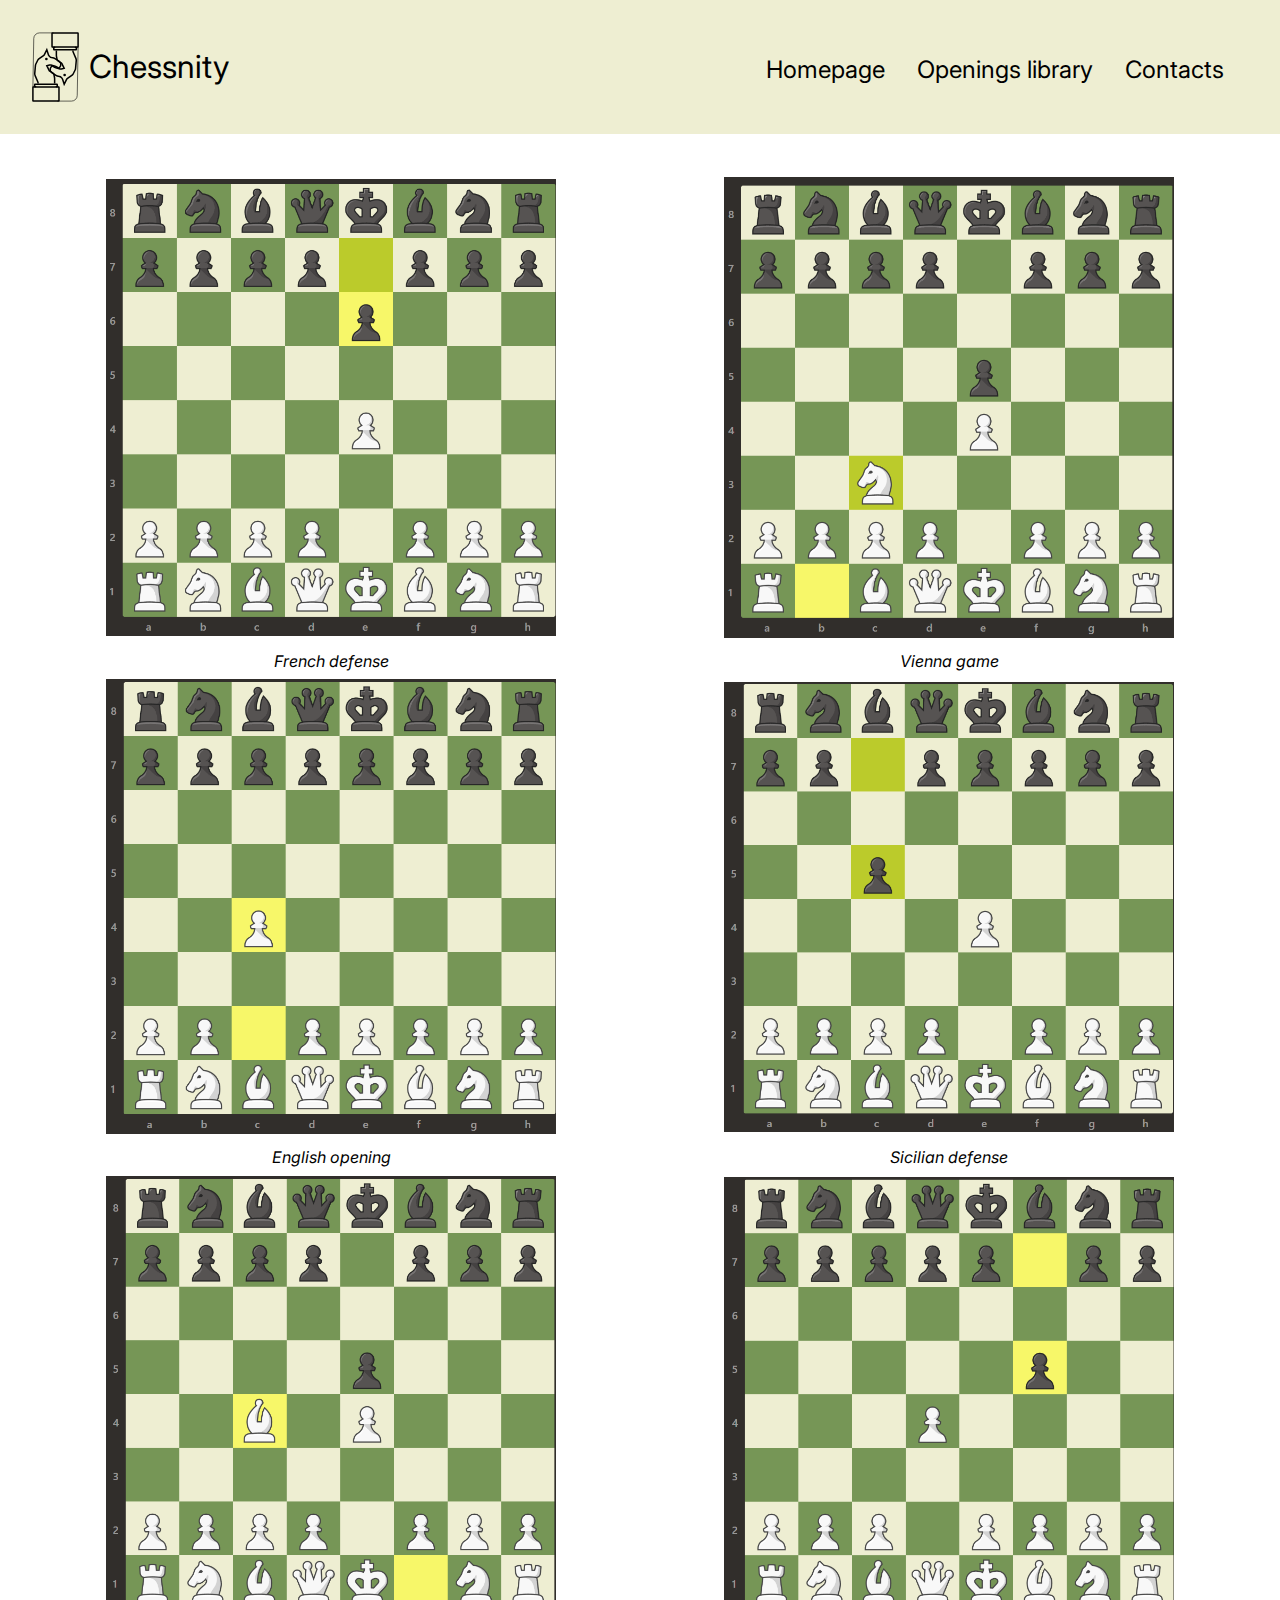
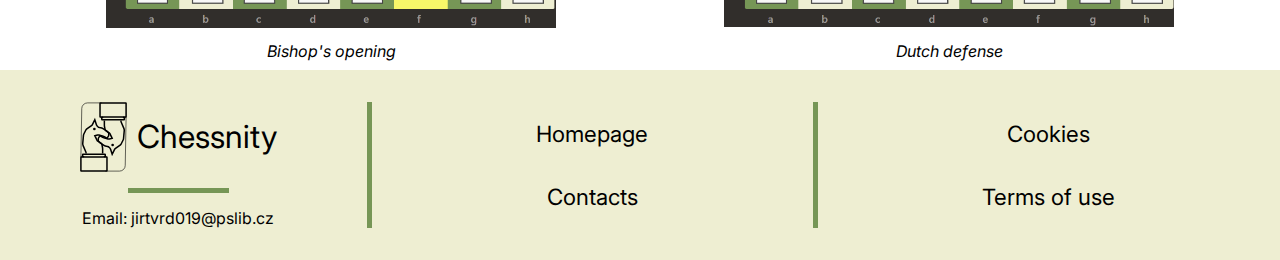
<file: library.html>
<!DOCTYPE html>
<html lang="en">
<head>
    <meta charset="UTF-8">
    <meta name="viewport" content="width=device-width, initial-scale=1.0">
    <link rel="shortcut icon" href="img/favicon.png" type="image/x-icon">
    <link rel="stylesheet" href="css/normalize.min.css">
    <link rel="stylesheet" href="./css/main.css">
    <link rel="stylesheet" href="./css/hamburger.css">
    <script src="./hamburger.js"></script>
    <link rel="preconnect" href="https://fonts.googleapis.com">
    <link rel="preconnect" href="https://fonts.gstatic.com" crossorigin>
    <link href="https://fonts.googleapis.com/css2?family=Inter:wght@300;400;700&display=swap" rel="stylesheet">
    <link rel="stylesheet" href="./lightgallery/css/lg-zoom.css">
	<link rel="stylesheet" href="./lightgallery/css/lightgallery.css">
	<link rel="stylesheet" href="./lightgallery/css/lg-thumbnail.css">
	<link rel="stylesheet" href="./lightgallery/css/lg-autoplay.css">
	<script src="./lightgallery/lightgallery.min.js"></script>
	<script src="./lightgallery/plugins/thumbnail/lg-thumbnail.min.js"></script>
	<script src="./lightgallery/plugins/zoom/lg-zoom.min.js"></script>
	<script src="./lightgallery/plugins/autoplay/lg-autoplay.min.js"></script>
    <title>Chessnity | Library</title>
</head>
<body>
    <header class="header">
        <div class="hamburger-row">
            <a href="./index.html" class="header__odkaz--logo">
                <img src="./img/SVG/LOGO.svg" alt="logo" class="header__odkaz--img">
                <p class="header__odkaz--text">Chessnity</p>
            </a>
            <a href="javascript:void(0)" class="hamburger hamburger-btn hamburger-zone">
                <span></span>
                <span></span>
                <span></span>
            </a>
        </div>
        <span class="high-line desktop-line"></span>
        <nav class="navbar hamburger-nav hamburger-zone">
            <menu class="nav__pages">
                <li class="nav-item">
                    <a class="nav-link" href="./index.html">Homepage</a>
                </li>
                <li class="nav-item">
                    <a class="nav-link" href="./library.html">Openings library</a>
                </li>
                <li class="nav-item">
                    <a class="nav-link" href="#">Contacts</a>
                </li>
            </menu>
        </nav>
    </header>
    <main class="gallery">
        <figure class="picture"><a class="picture__a" href="./img/Openings/French-defense.png"><img class="gallery__img" src="./img/Openings/French-defense.png" alt="French defense"></a><figcaption class="gallery__popisek">French defense</figcaption></figure>
        <figure class="picture"><a class="picture__a" href="./img/Openings/Vienna-game.png"><img class="gallery__img" src="./img/Openings/Vienna-game.png" alt="Vienna game"></a><figcaption class="gallery__popisek">Vienna game</figcaption></figure>
        <figure class="picture"><a class="picture__a" href="./img/Openings/English-opening.png"><img class="gallery__img" src="./img/Openings/English-opening.png" alt="English opening"></a><figcaption class="gallery__popisek">English opening</figcaption></figure>
        <figure class="picture"><a class="picture__a" href="./img/Openings/Sicilian-defense.png"><img class="gallery__img" src="./img/Openings/Sicilian-defense.png" alt="Sicilian defense"></a><figcaption class="gallery__popisek">Sicilian defense</figcaption></figure>
        <figure class="picture"><a class="picture__a" href="./img/Openings/Bishops-opening.png"><img class="gallery__img" src="./img/Openings/Bishops-opening.png" alt="Bishop's opening"></a><figcaption class="gallery__popisek">Bishop's opening</figcaption></figure>
        <figure class="picture"><a class="picture__a" href="./img/Openings/Dutch-defense.png"><img class="gallery__img" src="./img/Openings/Dutch-defense.png" alt="Dutch defense"></a><figcaption class="gallery__popisek">Dutch defense</figcaption></figure>
    </main>
    <footer class="footer">
        <div class="footer__blok--name">
            <a href="./index.html" class="footer__odkaz--logo">
                <img src="./img/SVG/LOGO.svg" alt="logo" class="footer__odkaz--img">
                <p class="footer__odkaz--text">Chessnity</p>
            </a>
            <span class="width-line"></span>
            <a class="footer__email" href="mailto://jirtvrd019@pslib.cz">Email: jirtvrd019@pslib.cz</a>
        </div>
        <div class="footer__blok">
            <span class="high-line desktop-line"></span>
            <div class="footer__blok--menu">
                <a class="footer__menu" href="./index.html">Homepage</a>
                <a class="footer__menu" href="#">Contacts</a>
            </div>
            <span class="high-line"></span>
            <div class="footer__blok--menu">
                <a class="footer__menu" href="#">Cookies</a>
                <a class="footer__menu" href="#">Terms of use</a>
            </div>
        </div>
    </footer>

    <script>
        lightGallery(
            document.querySelector(".gallery"), {
            plugins: [lgZoom, lgThumbnail, lgAutoplay],
            speed: 1000,
            slideShowAutoplay: true,
            slideShowInterval: 2000,
            selector: ".picture > a",
        });
    </script>
</body>
</html>
</file>
<file: css/hamburger.css>
.hamburger {
    --rotate-time: .15s;
    --move-time: .1s;
}

.hamburger {
    width: 60px;
    height: 45px;
    position: relative;
}
  
.hamburger span {
    position: absolute;
    height: 9px;
    width: 100%;
    background: black;
    left: 0;
}

.hamburger span:nth-child(1) { 
    top: 0px; 
}
.hamburger span:nth-child(2) { 
    top: 18px;
    transition: .5s;
}
  
.hamburger span:nth-child(3) { 
    bottom: 0px; 
}


@media screen and (max-width: 768px) { 
    .hamburger.active span {
        transform: translateY(0px);
    }

    .hamburger-nav.active {
        transform: scaleY(1);
    }

    .hamburger.active span:nth-child(1){
        transform: translateY(18px) rotate(45deg);
    }

    .hamburger.active span:nth-child(2){
        transform: translateX(200%);
        transition: .5s;
        overflow: hidden;
    }

    .hamburger.active span:nth-child(3){
        transform: translateY(-18px) rotate(-45deg);
    }
}

@media screen and (min-width: 768px){
    .hamburger-nav{
        transform: none;
        position: absolute;
        top: 40px;
        display: flex;
        justify-content: right;
        margin-right: 2.5em;
    }
}
</file>
<file: lightgallery/css/lg-zoom.css>
.lg-outer.lg-css3.lg-zoom-dragging .lg-item.lg-complete.lg-zoomable .lg-img-wrap,
.lg-outer.lg-css3.lg-zoom-dragging .lg-item.lg-complete.lg-zoomable .lg-image {
  -webkit-transition-duration: 0ms !important;
  transition-duration: 0ms !important;
}

.lg-outer.lg-use-transition-for-zoom .lg-item.lg-complete.lg-zoomable .lg-img-wrap {
  will-change: transform;
  -webkit-transition: -webkit-transform 0.5s cubic-bezier(0.12, 0.415, 0.01, 1.19) 0s;
  -moz-transition: -moz-transform 0.5s cubic-bezier(0.12, 0.415, 0.01, 1.19) 0s;
  -o-transition: -o-transform 0.5s cubic-bezier(0.12, 0.415, 0.01, 1.19) 0s;
  transition: transform 0.5s cubic-bezier(0.12, 0.415, 0.01, 1.19) 0s;
}

.lg-outer.lg-use-transition-for-zoom.lg-zoom-drag-transition .lg-item.lg-complete.lg-zoomable .lg-img-wrap {
  will-change: transform;
  -webkit-transition: -webkit-transform 0.8s cubic-bezier(0, 0, 0.25, 1) 0s;
  -moz-transition: -moz-transform 0.8s cubic-bezier(0, 0, 0.25, 1) 0s;
  -o-transition: -o-transform 0.8s cubic-bezier(0, 0, 0.25, 1) 0s;
  transition: transform 0.8s cubic-bezier(0, 0, 0.25, 1) 0s;
}

.lg-outer .lg-item.lg-complete.lg-zoomable .lg-img-wrap {
  -webkit-transform: translate3d(0, 0, 0);
  transform: translate3d(0, 0, 0);
  -webkit-backface-visibility: hidden;
  -moz-backface-visibility: hidden;
  backface-visibility: hidden;
}

.lg-outer .lg-item.lg-complete.lg-zoomable .lg-image,
.lg-outer .lg-item.lg-complete.lg-zoomable .lg-dummy-img {
  -webkit-transform: scale3d(1, 1, 1);
  transform: scale3d(1, 1, 1);
  will-change: opacity, transform;
  -webkit-transition: -webkit-transform 0.5s cubic-bezier(0.12, 0.415, 0.01, 1.19) 0s, opacity 0.15s !important;
  -moz-transition: -moz-transform 0.5s cubic-bezier(0.12, 0.415, 0.01, 1.19) 0s, opacity 0.15s !important;
  -o-transition: -o-transform 0.5s cubic-bezier(0.12, 0.415, 0.01, 1.19) 0s, opacity 0.15s !important;
  transition: transform 0.5s cubic-bezier(0.12, 0.415, 0.01, 1.19) 0s, opacity 0.15s !important;
  -webkit-transform-origin: 0 0;
  -moz-transform-origin: 0 0;
  -ms-transform-origin: 0 0;
  transform-origin: 0 0;
  -webkit-backface-visibility: hidden;
  -moz-backface-visibility: hidden;
  backface-visibility: hidden;
}

.lg-icon.lg-zoom-in:after {
  content: '\e311';
}

.lg-icon.lg-actual-size {
  font-size: 20px;
}

.lg-icon.lg-actual-size:after {
  content: '\e033';
}

.lg-icon.lg-zoom-out {
  opacity: 0.5;
  pointer-events: none;
}

.lg-icon.lg-zoom-out:after {
  content: '\e312';
}

.lg-zoomed .lg-icon.lg-zoom-out {
  opacity: 1;
  pointer-events: auto;
}

.lg-outer[data-lg-slide-type='video'] .lg-zoom-in,
.lg-outer[data-lg-slide-type='video'] .lg-actual-size,
.lg-outer[data-lg-slide-type='video'] .lg-zoom-out, .lg-outer[data-lg-slide-type='iframe'] .lg-zoom-in,
.lg-outer[data-lg-slide-type='iframe'] .lg-actual-size,
.lg-outer[data-lg-slide-type='iframe'] .lg-zoom-out, .lg-outer.lg-first-slide-loading .lg-zoom-in,
.lg-outer.lg-first-slide-loading .lg-actual-size,
.lg-outer.lg-first-slide-loading .lg-zoom-out {
  opacity: 0.75;
  pointer-events: none;
}
</file>
<file: lightgallery/css/lightgallery.css>
@font-face {
  font-family: 'lg';
  src: url("../fonts/lg.woff2?io9a6k") format("woff2"), url("../fonts/lg.ttf?io9a6k") format("truetype"), url("../fonts/lg.woff?io9a6k") format("woff"), url("../fonts/lg.svg?io9a6k#lg") format("svg");
  font-weight: normal;
  font-style: normal;
  font-display: block;
}

.lg-icon {
  /* use !important to prevent issues with browser extensions that change fonts */
  font-family: 'lg' !important;
  font-style: normal;
  font-weight: normal;
  font-variant: normal;
  text-transform: none;
  line-height: 1;
  /* Better Font Rendering =========== */
  -webkit-font-smoothing: antialiased;
  -moz-osx-font-smoothing: grayscale;
}

.lg-container {
  font-family: system-ui, -apple-system, 'Segoe UI', Roboto, 'Helvetica Neue', Arial, 'Noto Sans', 'Liberation Sans', sans-serif, 'Apple Color Emoji', 'Segoe UI Emoji', 'Segoe UI Symbol', 'Noto Color Emoji';
}

.lg-next,
.lg-prev {
  background-color: rgba(0, 0, 0, 0.45);
  border-radius: 2px;
  color: #999;
  cursor: pointer;
  display: block;
  font-size: 22px;
  margin-top: -10px;
  padding: 8px 10px 9px;
  position: absolute;
  top: 50%;
  z-index: 1080;
  outline: none;
  border: none;
}

.lg-next.disabled,
.lg-prev.disabled {
  opacity: 0 !important;
  cursor: default;
}

.lg-next:hover:not(.disabled),
.lg-prev:hover:not(.disabled) {
  color: #fff;
}

.lg-single-item .lg-next, .lg-single-item
.lg-prev {
  display: none;
}

.lg-next {
  right: 20px;
}

.lg-next:before {
  content: '\e095';
}

.lg-prev {
  left: 20px;
}

.lg-prev:after {
  content: '\e094';
}

@-webkit-keyframes lg-right-end {
  0% {
    left: 0;
  }
  50% {
    left: -30px;
  }
  100% {
    left: 0;
  }
}

@-moz-keyframes lg-right-end {
  0% {
    left: 0;
  }
  50% {
    left: -30px;
  }
  100% {
    left: 0;
  }
}

@-ms-keyframes lg-right-end {
  0% {
    left: 0;
  }
  50% {
    left: -30px;
  }
  100% {
    left: 0;
  }
}

@keyframes lg-right-end {
  0% {
    left: 0;
  }
  50% {
    left: -30px;
  }
  100% {
    left: 0;
  }
}

@-webkit-keyframes lg-left-end {
  0% {
    left: 0;
  }
  50% {
    left: 30px;
  }
  100% {
    left: 0;
  }
}

@-moz-keyframes lg-left-end {
  0% {
    left: 0;
  }
  50% {
    left: 30px;
  }
  100% {
    left: 0;
  }
}

@-ms-keyframes lg-left-end {
  0% {
    left: 0;
  }
  50% {
    left: 30px;
  }
  100% {
    left: 0;
  }
}

@keyframes lg-left-end {
  0% {
    left: 0;
  }
  50% {
    left: 30px;
  }
  100% {
    left: 0;
  }
}

.lg-outer.lg-right-end .lg-object {
  -webkit-animation: lg-right-end 0.3s;
  -o-animation: lg-right-end 0.3s;
  animation: lg-right-end 0.3s;
  position: relative;
}

.lg-outer.lg-left-end .lg-object {
  -webkit-animation: lg-left-end 0.3s;
  -o-animation: lg-left-end 0.3s;
  animation: lg-left-end 0.3s;
  position: relative;
}

.lg-toolbar {
  z-index: 1082;
  left: 0;
  position: absolute;
  top: 0;
  width: 100%;
}

.lg-media-overlap .lg-toolbar {
  background-image: linear-gradient(0deg, rgba(0, 0, 0, 0), rgba(0, 0, 0, 0.4));
}

.lg-toolbar .lg-icon {
  color: #999;
  cursor: pointer;
  float: right;
  font-size: 24px;
  height: 47px;
  line-height: 27px;
  padding: 10px 0;
  text-align: center;
  width: 50px;
  text-decoration: none !important;
  outline: medium none;
  will-change: color;
  -webkit-transition: color 0.2s linear;
  -o-transition: color 0.2s linear;
  transition: color 0.2s linear;
  background: none;
  border: none;
  box-shadow: none;
}

.lg-toolbar .lg-icon.lg-icon-18 {
  font-size: 18px;
}

.lg-toolbar .lg-icon:hover {
  color: #fff;
}

.lg-toolbar .lg-close:after {
  content: '\e070';
}

.lg-toolbar .lg-maximize {
  font-size: 22px;
}

.lg-toolbar .lg-maximize:after {
  content: '\e90a';
}

.lg-toolbar .lg-download:after {
  content: '\e0f2';
}

.lg-sub-html {
  color: #eee;
  font-size: 16px;
  padding: 10px 40px;
  text-align: center;
  z-index: 1080;
  opacity: 0;
  -webkit-transition: opacity 0.2s ease-out 0s;
  -o-transition: opacity 0.2s ease-out 0s;
  transition: opacity 0.2s ease-out 0s;
}

.lg-sub-html h4 {
  margin: 0;
  font-size: 13px;
  font-weight: bold;
}

.lg-sub-html p {
  font-size: 12px;
  margin: 5px 0 0;
}

.lg-sub-html a {
  color: inherit;
}

.lg-sub-html a:hover {
  text-decoration: underline;
}

.lg-media-overlap .lg-sub-html {
  background-image: linear-gradient(180deg, rgba(0, 0, 0, 0), rgba(0, 0, 0, 0.6));
}

.lg-item .lg-sub-html {
  position: absolute;
  bottom: 0;
  right: 0;
  left: 0;
}

.lg-error-msg {
  font-size: 14px;
  color: #999;
}

.lg-counter {
  color: #999;
  display: inline-block;
  font-size: 16px;
  padding-left: 20px;
  padding-top: 12px;
  height: 47px;
  vertical-align: middle;
}

.lg-closing .lg-toolbar,
.lg-closing .lg-prev,
.lg-closing .lg-next,
.lg-closing .lg-sub-html {
  opacity: 0;
  -webkit-transition: -webkit-transform 0.08 cubic-bezier(0, 0, 0.25, 1) 0s, opacity 0.08 cubic-bezier(0, 0, 0.25, 1) 0s, color 0.08 linear;
  -moz-transition: -moz-transform 0.08 cubic-bezier(0, 0, 0.25, 1) 0s, opacity 0.08 cubic-bezier(0, 0, 0.25, 1) 0s, color 0.08 linear;
  -o-transition: -o-transform 0.08 cubic-bezier(0, 0, 0.25, 1) 0s, opacity 0.08 cubic-bezier(0, 0, 0.25, 1) 0s, color 0.08 linear;
  transition: transform 0.08 cubic-bezier(0, 0, 0.25, 1) 0s, opacity 0.08 cubic-bezier(0, 0, 0.25, 1) 0s, color 0.08 linear;
}

body:not(.lg-from-hash) .lg-outer.lg-start-zoom .lg-item:not(.lg-zoomable) .lg-img-wrap,
body:not(.lg-from-hash) .lg-outer.lg-start-zoom .lg-item:not(.lg-zoomable) .lg-video-cont {
  opacity: 0;
  -moz-transform: scale3d(0.5, 0.5, 0.5);
  -o-transform: scale3d(0.5, 0.5, 0.5);
  -ms-transform: scale3d(0.5, 0.5, 0.5);
  -webkit-transform: scale3d(0.5, 0.5, 0.5);
  transform: scale3d(0.5, 0.5, 0.5);
  will-change: transform, opacity;
  -webkit-transition: -webkit-transform 250ms cubic-bezier(0, 0, 0.25, 1) 0s, opacity 250ms cubic-bezier(0, 0, 0.25, 1) !important;
  -moz-transition: -moz-transform 250ms cubic-bezier(0, 0, 0.25, 1) 0s, opacity 250ms cubic-bezier(0, 0, 0.25, 1) !important;
  -o-transition: -o-transform 250ms cubic-bezier(0, 0, 0.25, 1) 0s, opacity 250ms cubic-bezier(0, 0, 0.25, 1) !important;
  transition: transform 250ms cubic-bezier(0, 0, 0.25, 1) 0s, opacity 250ms cubic-bezier(0, 0, 0.25, 1) !important;
}

body:not(.lg-from-hash) .lg-outer.lg-start-zoom .lg-item:not(.lg-zoomable).lg-complete .lg-img-wrap,
body:not(.lg-from-hash) .lg-outer.lg-start-zoom .lg-item:not(.lg-zoomable).lg-complete .lg-video-cont {
  opacity: 1;
  -moz-transform: scale3d(1, 1, 1);
  -o-transform: scale3d(1, 1, 1);
  -ms-transform: scale3d(1, 1, 1);
  -webkit-transform: scale3d(1, 1, 1);
  transform: scale3d(1, 1, 1);
}

.lg-icon:focus-visible {
  color: #fff;
  border-radius: 3px;
  outline: 1px dashed rgba(255, 255, 255, 0.6);
}

.lg-toolbar .lg-icon:focus-visible {
  border-radius: 8px;
  outline-offset: -5px;
}

.lg-group:after {
  content: '';
  display: table;
  clear: both;
}

.lg-container {
  display: none;
  outline: none;
}

.lg-container.lg-show {
  display: block;
}

.lg-on {
  scroll-behavior: unset;
}

.lg-overlay-open {
  overflow: hidden;
}

.lg-toolbar,
.lg-prev,
.lg-next,
.lg-pager-outer,
.lg-hide-sub-html .lg-sub-html {
  opacity: 0;
  will-change: transform, opacity;
  -webkit-transition: -webkit-transform 0.25s cubic-bezier(0, 0, 0.25, 1) 0s, opacity 0.25s cubic-bezier(0, 0, 0.25, 1) 0s;
  -moz-transition: -moz-transform 0.25s cubic-bezier(0, 0, 0.25, 1) 0s, opacity 0.25s cubic-bezier(0, 0, 0.25, 1) 0s;
  -o-transition: -o-transform 0.25s cubic-bezier(0, 0, 0.25, 1) 0s, opacity 0.25s cubic-bezier(0, 0, 0.25, 1) 0s;
  transition: transform 0.25s cubic-bezier(0, 0, 0.25, 1) 0s, opacity 0.25s cubic-bezier(0, 0, 0.25, 1) 0s;
}

.lg-show-in .lg-toolbar,
.lg-show-in .lg-prev,
.lg-show-in .lg-next,
.lg-show-in .lg-pager-outer {
  opacity: 1;
}

.lg-show-in.lg-hide-sub-html .lg-sub-html {
  opacity: 1;
}

.lg-show-in .lg-hide-items .lg-prev {
  opacity: 0;
  -webkit-transform: translate3d(-10px, 0, 0);
  transform: translate3d(-10px, 0, 0);
}

.lg-show-in .lg-hide-items .lg-next {
  opacity: 0;
  -webkit-transform: translate3d(10px, 0, 0);
  transform: translate3d(10px, 0, 0);
}

.lg-show-in .lg-hide-items .lg-toolbar {
  opacity: 0;
  -webkit-transform: translate3d(0, -10px, 0);
  transform: translate3d(0, -10px, 0);
}

.lg-show-in .lg-hide-items.lg-hide-sub-html .lg-sub-html {
  opacity: 0;
  -webkit-transform: translate3d(0, 20px, 0);
  transform: translate3d(0, 20px, 0);
}

.lg-outer {
  width: 100%;
  height: 100%;
  position: fixed;
  top: 0;
  left: 0;
  z-index: 1050;
  text-align: left;
  opacity: 0.001;
  outline: none;
  will-change: auto;
  overflow: hidden;
  -webkit-transition: opacity 0.15s ease 0s;
  -o-transition: opacity 0.15s ease 0s;
  transition: opacity 0.15s ease 0s;
}

.lg-outer * {
  -webkit-box-sizing: border-box;
  -moz-box-sizing: border-box;
  box-sizing: border-box;
}

.lg-outer.lg-zoom-from-image {
  opacity: 1;
}

.lg-outer.lg-visible {
  opacity: 1;
}

.lg-outer.lg-css3 .lg-item:not(.lg-start-end-progress).lg-prev-slide, .lg-outer.lg-css3 .lg-item:not(.lg-start-end-progress).lg-next-slide, .lg-outer.lg-css3 .lg-item:not(.lg-start-end-progress).lg-current {
  -webkit-transition-duration: inherit !important;
  transition-duration: inherit !important;
  -webkit-transition-timing-function: inherit !important;
  transition-timing-function: inherit !important;
}

.lg-outer.lg-css3.lg-dragging .lg-item.lg-prev-slide, .lg-outer.lg-css3.lg-dragging .lg-item.lg-next-slide, .lg-outer.lg-css3.lg-dragging .lg-item.lg-current {
  -webkit-transition-duration: 0s !important;
  transition-duration: 0s !important;
  opacity: 1;
}

.lg-outer.lg-grab img.lg-object {
  cursor: -webkit-grab;
  cursor: -moz-grab;
  cursor: -o-grab;
  cursor: -ms-grab;
  cursor: grab;
}

.lg-outer.lg-grabbing img.lg-object {
  cursor: move;
  cursor: -webkit-grabbing;
  cursor: -moz-grabbing;
  cursor: -o-grabbing;
  cursor: -ms-grabbing;
  cursor: grabbing;
}

.lg-outer .lg-content {
  position: absolute;
  top: 0;
  left: 0;
  right: 0;
  bottom: 0;
}

.lg-outer .lg-inner {
  width: 100%;
  position: absolute;
  left: 0;
  top: 0;
  bottom: 0;
  -webkit-transition: opacity 0s;
  -o-transition: opacity 0s;
  transition: opacity 0s;
  white-space: nowrap;
}

.lg-outer .lg-item {
  display: none !important;
}

.lg-outer .lg-item:not(.lg-start-end-progress) {
  background: url("../images/loading.gif") no-repeat scroll center center transparent;
}

.lg-outer.lg-css3 .lg-prev-slide,
.lg-outer.lg-css3 .lg-current,
.lg-outer.lg-css3 .lg-next-slide {
  display: inline-block !important;
}

.lg-outer.lg-css .lg-current {
  display: inline-block !important;
}

.lg-outer .lg-item,
.lg-outer .lg-img-wrap {
  display: inline-block;
  text-align: center;
  position: absolute;
  width: 100%;
  height: 100%;
}

.lg-outer .lg-item:before,
.lg-outer .lg-img-wrap:before {
  content: '';
  display: inline-block;
  height: 100%;
  vertical-align: middle;
}

.lg-outer .lg-img-wrap {
  position: absolute;
  left: 0;
  right: 0;
  top: 0;
  bottom: 0;
  white-space: nowrap;
  font-size: 0;
}

.lg-outer .lg-item.lg-complete {
  background-image: none;
}

.lg-outer .lg-item.lg-current {
  z-index: 1060;
}

.lg-outer .lg-object {
  display: inline-block;
  vertical-align: middle;
  max-width: 100%;
  max-height: 100%;
  width: auto;
  height: auto;
  position: relative;
}

.lg-outer .lg-empty-html.lg-sub-html,
.lg-outer .lg-empty-html .lg-sub-html {
  display: none;
}

.lg-outer.lg-hide-download .lg-download {
  opacity: 0.75;
  pointer-events: none;
}

.lg-outer .lg-first-slide .lg-dummy-img {
  position: absolute;
  top: 50%;
  left: 50%;
}

.lg-outer.lg-components-open:not(.lg-zoomed) .lg-components {
  -webkit-transform: translate3d(0, 0%, 0);
  transform: translate3d(0, 0%, 0);
  opacity: 1;
}

.lg-outer.lg-components-open:not(.lg-zoomed) .lg-sub-html {
  opacity: 1;
  transition: opacity 0.2s ease-out 0.15s;
}

.lg-backdrop {
  position: fixed;
  top: 0;
  left: 0;
  right: 0;
  bottom: 0;
  z-index: 1040;
  background-color: #000;
  opacity: 0;
  will-change: auto;
  -webkit-transition: opacity 333ms ease-in 0s;
  -o-transition: opacity 333ms ease-in 0s;
  transition: opacity 333ms ease-in 0s;
}

.lg-backdrop.in {
  opacity: 1;
}

.lg-css3.lg-no-trans .lg-prev-slide,
.lg-css3.lg-no-trans .lg-next-slide,
.lg-css3.lg-no-trans .lg-current {
  -webkit-transition: none 0s ease 0s !important;
  -moz-transition: none 0s ease 0s !important;
  -o-transition: none 0s ease 0s !important;
  transition: none 0s ease 0s !important;
}

.lg-css3.lg-use-css3 .lg-item {
  -webkit-backface-visibility: hidden;
  -moz-backface-visibility: hidden;
  backface-visibility: hidden;
}

.lg-css3.lg-fade .lg-item {
  opacity: 0;
}

.lg-css3.lg-fade .lg-item.lg-current {
  opacity: 1;
}

.lg-css3.lg-fade .lg-item.lg-prev-slide, .lg-css3.lg-fade .lg-item.lg-next-slide, .lg-css3.lg-fade .lg-item.lg-current {
  -webkit-transition: opacity 0.1s ease 0s;
  -moz-transition: opacity 0.1s ease 0s;
  -o-transition: opacity 0.1s ease 0s;
  transition: opacity 0.1s ease 0s;
}

.lg-css3.lg-use-css3 .lg-item.lg-start-progress {
  -webkit-transition: -webkit-transform 1s cubic-bezier(0.175, 0.885, 0.32, 1.275) 0s;
  -moz-transition: -moz-transform 1s cubic-bezier(0.175, 0.885, 0.32, 1.275) 0s;
  -o-transition: -o-transform 1s cubic-bezier(0.175, 0.885, 0.32, 1.275) 0s;
  transition: transform 1s cubic-bezier(0.175, 0.885, 0.32, 1.275) 0s;
}

.lg-css3.lg-use-css3 .lg-item.lg-start-end-progress {
  -webkit-transition: -webkit-transform 1s cubic-bezier(0, 0, 0.25, 1) 0s;
  -moz-transition: -moz-transform 1s cubic-bezier(0, 0, 0.25, 1) 0s;
  -o-transition: -o-transform 1s cubic-bezier(0, 0, 0.25, 1) 0s;
  transition: transform 1s cubic-bezier(0, 0, 0.25, 1) 0s;
}

.lg-css3.lg-slide.lg-use-css3 .lg-item {
  opacity: 0;
}

.lg-css3.lg-slide.lg-use-css3 .lg-item.lg-prev-slide {
  -webkit-transform: translate3d(-100%, 0, 0);
  transform: translate3d(-100%, 0, 0);
}

.lg-css3.lg-slide.lg-use-css3 .lg-item.lg-next-slide {
  -webkit-transform: translate3d(100%, 0, 0);
  transform: translate3d(100%, 0, 0);
}

.lg-css3.lg-slide.lg-use-css3 .lg-item.lg-current {
  -webkit-transform: translate3d(0, 0, 0);
  transform: translate3d(0, 0, 0);
  opacity: 1;
}

.lg-css3.lg-slide.lg-use-css3 .lg-item.lg-prev-slide, .lg-css3.lg-slide.lg-use-css3 .lg-item.lg-next-slide, .lg-css3.lg-slide.lg-use-css3 .lg-item.lg-current {
  -webkit-transition: -webkit-transform 1s cubic-bezier(0, 0, 0.25, 1) 0s, opacity 0.1s ease 0s;
  -moz-transition: -moz-transform 1s cubic-bezier(0, 0, 0.25, 1) 0s, opacity 0.1s ease 0s;
  -o-transition: -o-transform 1s cubic-bezier(0, 0, 0.25, 1) 0s, opacity 0.1s ease 0s;
  transition: transform 1s cubic-bezier(0, 0, 0.25, 1) 0s, opacity 0.1s ease 0s;
}

.lg-container {
  display: none;
}

.lg-container.lg-show {
  display: block;
}

.lg-container.lg-dragging-vertical .lg-backdrop {
  -webkit-transition-duration: 0s !important;
  transition-duration: 0s !important;
}

.lg-container.lg-dragging-vertical .lg-css3 .lg-item.lg-current {
  -webkit-transition-duration: 0s !important;
  transition-duration: 0s !important;
  opacity: 1;
}

.lg-inline .lg-backdrop,
.lg-inline .lg-outer {
  position: absolute;
}

.lg-inline .lg-backdrop {
  z-index: 1;
}

.lg-inline .lg-outer {
  z-index: 2;
}

.lg-inline .lg-maximize:after {
  content: '\e909';
}

.lg-components {
  -webkit-transform: translate3d(0, 100%, 0);
  transform: translate3d(0, 100%, 0);
  will-change: transform;
  -webkit-transition: -webkit-transform 0.35s ease-out 0s;
  -moz-transition: -moz-transform 0.35s ease-out 0s;
  -o-transition: -o-transform 0.35s ease-out 0s;
  transition: transform 0.35s ease-out 0s;
  z-index: 1080;
  position: absolute;
  bottom: 0;
  right: 0;
  left: 0;
}
</file>
<file: lightgallery/css/lg-thumbnail.css>
.lg-outer .lg-thumb-outer {
  background-color: #0d0a0a;
  width: 100%;
  max-height: 350px;
  overflow: hidden;
  float: left;
}

.lg-outer .lg-thumb-outer.lg-grab .lg-thumb-item {
  cursor: -webkit-grab;
  cursor: -moz-grab;
  cursor: -o-grab;
  cursor: -ms-grab;
  cursor: grab;
}

.lg-outer .lg-thumb-outer.lg-grabbing .lg-thumb-item {
  cursor: move;
  cursor: -webkit-grabbing;
  cursor: -moz-grabbing;
  cursor: -o-grabbing;
  cursor: -ms-grabbing;
  cursor: grabbing;
}

.lg-outer .lg-thumb-outer.lg-dragging .lg-thumb {
  -webkit-transition-duration: 0s !important;
  transition-duration: 0s !important;
}

.lg-outer .lg-thumb-outer.lg-rebuilding-thumbnails .lg-thumb {
  -webkit-transition-duration: 0s !important;
  transition-duration: 0s !important;
}

.lg-outer .lg-thumb-outer.lg-thumb-align-middle {
  text-align: center;
}

.lg-outer .lg-thumb-outer.lg-thumb-align-left {
  text-align: left;
}

.lg-outer .lg-thumb-outer.lg-thumb-align-right {
  text-align: right;
}

.lg-outer.lg-single-item .lg-thumb-outer {
  display: none;
}

.lg-outer .lg-thumb {
  padding: 5px 0;
  height: 100%;
  margin-bottom: -5px;
  display: inline-block;
  vertical-align: middle;
}

@media (min-width: 768px) {
  .lg-outer .lg-thumb {
    padding: 10px 0;
  }
}

.lg-outer .lg-thumb-item {
  cursor: pointer;
  float: left;
  overflow: hidden;
  height: 100%;
  border-radius: 2px;
  margin-bottom: 5px;
  will-change: border-color;
}

@media (min-width: 768px) {
  .lg-outer .lg-thumb-item {
    border-radius: 4px;
    border: 2px solid #fff;
    -webkit-transition: border-color 0.25s ease;
    -o-transition: border-color 0.25s ease;
    transition: border-color 0.25s ease;
  }
}

.lg-outer .lg-thumb-item.active, .lg-outer .lg-thumb-item:hover {
  border-color: #a90707;
}

.lg-outer .lg-thumb-item img {
  width: 100%;
  height: 100%;
  object-fit: cover;
  display: block;
}

.lg-outer.lg-can-toggle .lg-item {
  padding-bottom: 0;
}

.lg-outer .lg-toggle-thumb:after {
  content: '\e1ff';
}

.lg-outer.lg-animate-thumb .lg-thumb {
  -webkit-transition-timing-function: cubic-bezier(0.215, 0.61, 0.355, 1);
  transition-timing-function: cubic-bezier(0.215, 0.61, 0.355, 1);
}
</file>
<file: lightgallery/css/lg-autoplay.css>
.lg-progress-bar {
  background-color: #333;
  height: 5px;
  left: 0;
  position: absolute;
  top: 0;
  width: 100%;
  z-index: 1083;
  opacity: 0;
  will-change: opacity;
  -webkit-transition: opacity 0.08s ease 0s;
  -moz-transition: opacity 0.08s ease 0s;
  -o-transition: opacity 0.08s ease 0s;
  transition: opacity 0.08s ease 0s;
}

.lg-progress-bar .lg-progress {
  background-color: #a90707;
  height: 5px;
  width: 0;
}

.lg-progress-bar.lg-start .lg-progress {
  width: 100%;
}

.lg-show-autoplay .lg-progress-bar {
  opacity: 1;
}

.lg-autoplay-button:after {
  content: '\e01d';
}

.lg-show-autoplay .lg-autoplay-button:after {
  content: '\e01a';
}

.lg-single-item .lg-autoplay-button {
  opacity: 0.75;
  pointer-events: none;
}
</file>
<file: css/main.css>
@import url(https://cdn.jsdelivr.net/npm/swiper@9/swiper-bundle.min.css);

:root{
    --background: #EEEED2;
    --green: #769656;
    --black: #000000;
}

html{
    font-family: 'Inter', sans-serif;
}

a{
    text-decoration: none;
}

figcaption{
    text-align: center;
}

img{
    width: 100%;
    height: 100%;
    object-fit: cover;
}

figure{
    margin: 0;
}

.green{
    color: var(--green);
}

.line-blok{
    width: 100%;
}

/*header*/

.header{
    background-color: var(--background);
    padding: 1em;
}

.header__odkaz--logo{
    display: flex;
    align-items: center;
    height: 70px;
    gap: 10px;
}
.header__odkaz--img{
    width: auto;
}

.header__odkaz--text{
    color: var(--black);
    font-size: 2em;
}

/*hamburger*/

.nav-link{
    color: var(--black);
}

.navbar{
    position: absolute;
    width: 75vw;
    transition: 1s;
    right: 0;
    width: 100%;
}

.nav-item{
    display: block;
    text-align: left;
    border-bottom: 4px solid var(--green);
    padding: .5em;
    background-color: var(--background);
    text-align: center;
}

.hamburger {
    display: block;
}

.hamburger-nav {
    height: 100vh;
}

.hamburger-nav {
    transform: scaleY(0);
    transition: .5s;
    transform-origin: top;
}

.hamburger-row {
    display: flex;
    justify-content: space-between;
    flex-wrap: nowrap;
    align-items: center;
    padding: 1em;
    z-index: 2;
}
.hamburger-nav menu {
    margin: 0;
    padding: 0;
}

@media screen and (min-width: 768px) {
    .hamburger-btn {
        display: none;
    }

    .hamburger-nav {
        transform: none;
        border: none;
        height: auto;
    }

    .hamburger-row {
        display: flex;
        justify-content: space-between;
        align-content: center;
    }
}



.h1{
    text-align: center;
}

/*introduction*/

.introduction__text{
    text-align: center;
    margin: auto 1em;
}

.introduction__h3{
    border: 1px solid var(--black);
    padding: 1em;
    text-align: center;
    margin: 1em;
}

.introduction__figure{
    margin: 2em;
}

.h2{
    text-align: center;
}

/*blog*/

.blog__blok{
    display: flex;
    justify-content: center;
    flex-wrap: wrap;
    gap: 30px;
}

.blog__user{
    margin: 3em 1em;
    max-width: 450px;
}

.user__head{
    display: flex;
    align-items: center;
    flex-direction: column;
}

.user__kontakt{
    text-align: center;
}

.user__image{
    max-width: 170px;
}

.name{
    font-size: 1em;
}

.email{
    color: var(--black);
}

.user__nadpis{
    font-weight: bold;
    font-style: italic;
    text-align: center;
    font-size: larger;
}

.swiper-autoheight .swiper-wrapper{
    align-items: center;
    gap: 20px;
}
/*footer*/

.footer{
    display: flex;
    flex-direction: column;
    background-color: var(--background);
    padding: 1em;
    gap: 10px;
}

.footer__odkaz--logo{
    display: flex;
    align-items: center;
    justify-content: center;
    height: 70px;
    gap: 10px;
}

.footer__email{
    text-align: center;
    color: var(--black);
}

.footer__odkaz--img{
    width: auto;
}

.footer__odkaz--text{
    color: var(--black);
    font-size: 2em;
}

.footer__blok{
    display: flex;
    justify-content: space-around;
}

.footer__blok--menu{
    display: flex;
    flex-direction: column;
    justify-content: space-around;
    text-align: center;
}

.footer__menu{
    color: var(--black);
    margin: .2em;
}


.footer__blok--name{
    display: flex;
    flex-direction: column;
}

.high-line{
    width: 5px;
    background-color: var(--green);
}


.width-line{
    display: block;
    height: 5px;
    background-color: var(--green);
    margin: 1em 3em;
}

.desktop-line{
    display: none;
}

/*gallery*/

.gallery{
    display: flex;
    justify-content: space-around;
    flex-wrap: wrap;
    gap: 20px;
    padding: 2em;
}

.gallery__img{
    max-width: 450px;
    object-fit: contain;
}

.gallery__popisek{
    color: var(--black);
}

@media screen and (min-width: 768px){

.header{
    display: flex;
    gap: 65px;
    align-items: center;
}

.navbar{
    display: flex;
    position: absolute;
    transition: none;
    right: 0;
}

.nav__pages{
    display: flex;
    align-items: center;
}

.nav-item{
    display: flex;
    padding: 1em;
    border: none;
    justify-content: space-between;
}

.nav-item:hover{
    transform: scale(1.1);
}

.nav-link{
    font-size: 1.5em;
}


.desktop-line{
    display: block;
    background-color: var(--green);
    height: 100%;
    width: 5px;
}

.introduction{
    display: flex;
    align-items: center;
    justify-content: space-around;
}

.introduction__introduction{
    max-width: 470px;
}

.introduction__img{
    max-width: 500px;
}

.introduction__img--popisek{
    margin: 1em;
}

.user__head{
    flex-direction: row;
    justify-content: center;
    gap: 20px;
}

.footer{
    display: flex;
    flex-direction: row;
    justify-content: space-around;
    padding: 2em 5em;
}

.footer__blok{
    width: 100%;
}

.footer__menu{
    font-size: 1.4em;
}

}

@media screen and (min-width: 1200px)
{
    
.introduction__introduction{
    transform: scale(1.2);
}

}

.gallery__popisek{
    font-style: italic;
}

.introduction__img--popisek{
    font-style: italic;
}
</file>
